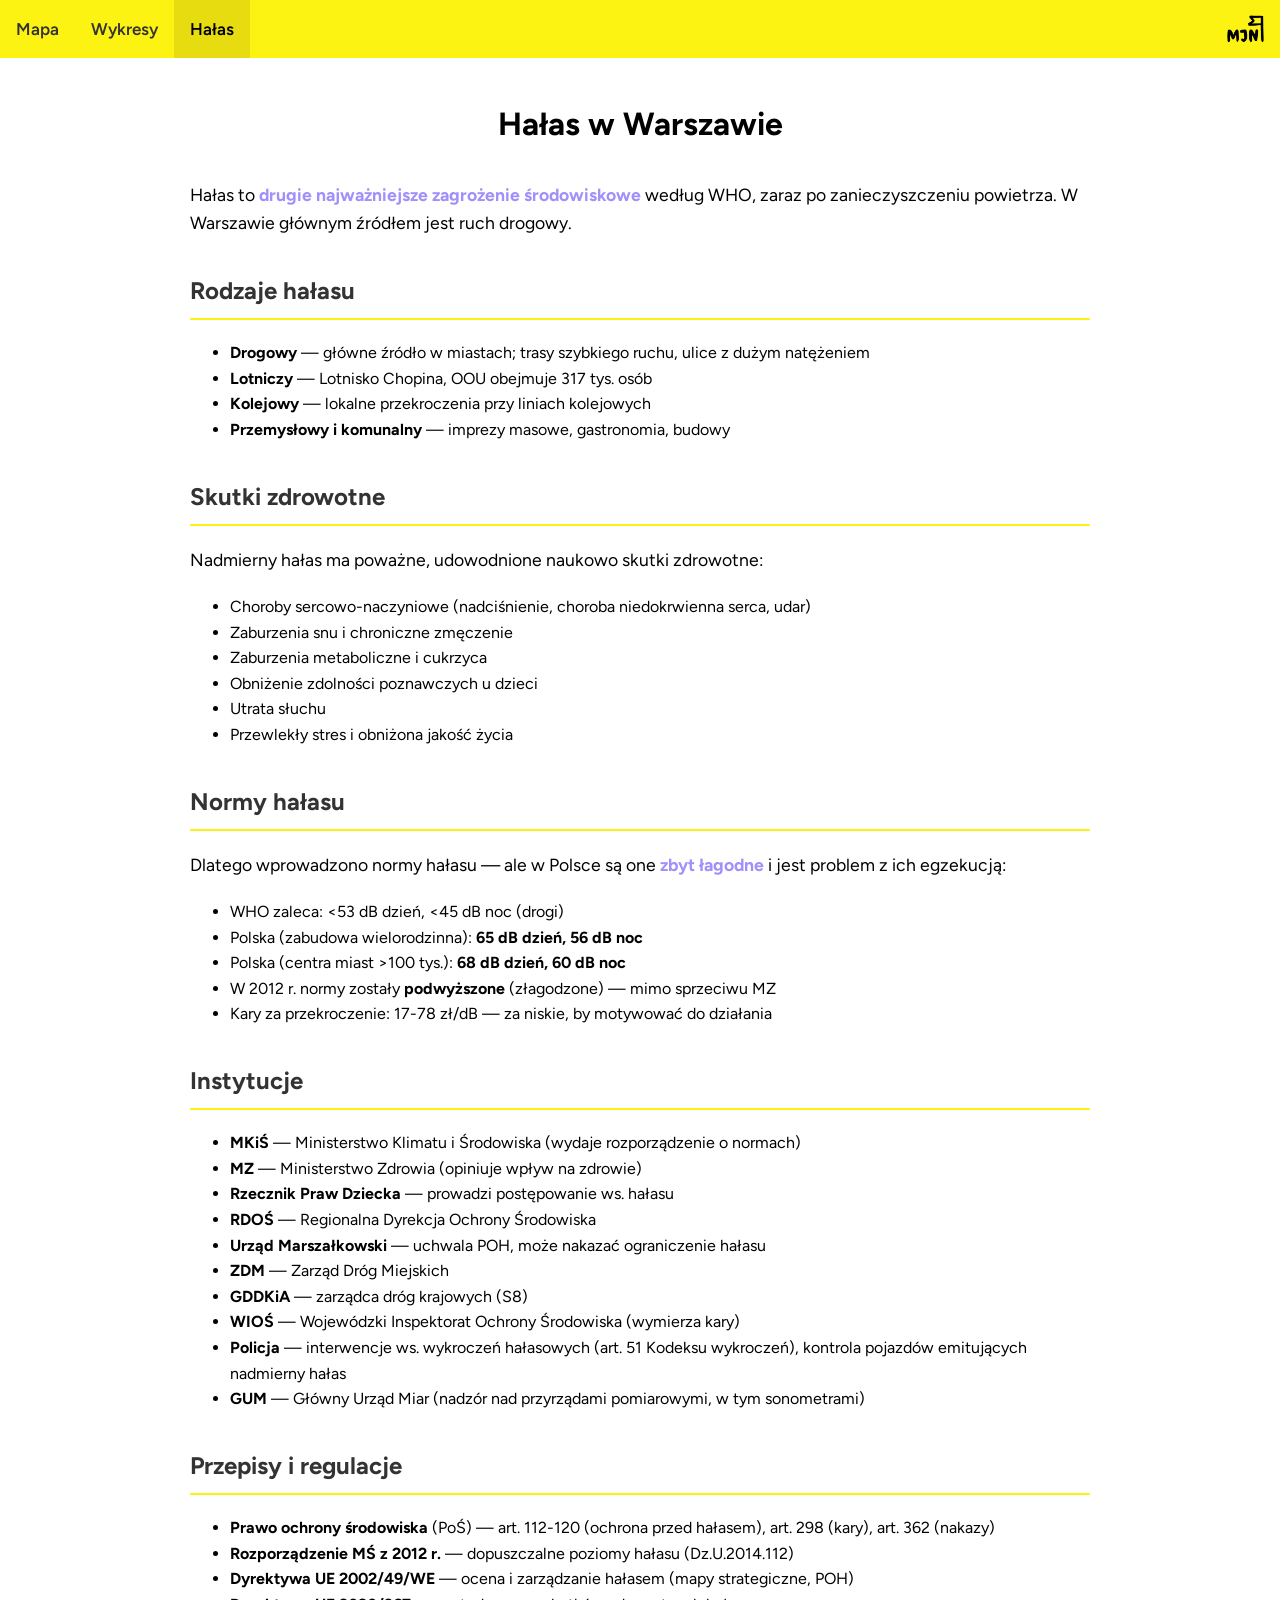
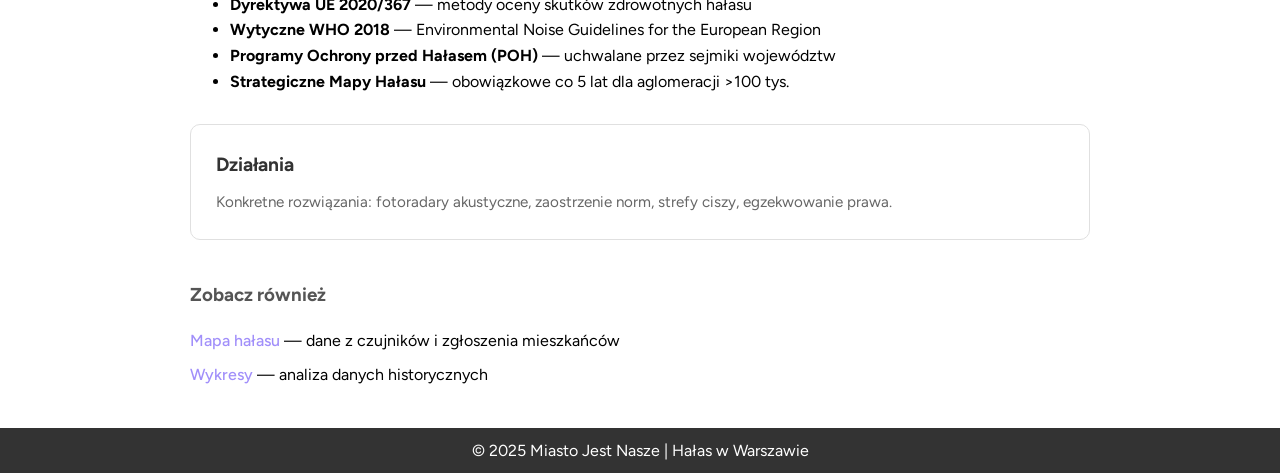
<file: strona/halas/index.html>
<!DOCTYPE html>
<html lang="pl">
<head>
    <meta charset="UTF-8">
    <meta name="viewport" content="width=device-width, initial-scale=1.0">
    <meta name="description" content="Hałas w Warszawie - kompendium wiedzy. Normy, skutki zdrowotne, instytucje, przepisy. Projekt Miasto Jest Nasze.">
    <link rel="icon" href="../favicon.ico">
    <title>Hałas - Miasto Jest Nasze</title>
    <link href="https://fonts.googleapis.com/css2?family=Figtree:wght@400;500;600;700&display=swap" rel="stylesheet">
    <link rel="stylesheet" href="../styles.css">
</head>
<body>
    <div class="navbar">
        <a href="../static.html">Mapa</a>
        <a href="../wykresy.html">Wykresy</a>
        <a href="index.html" class="active">Hałas</a>
        <div class="navbar-logo">
            <a href="https://miastojestnasze.org/" target="_blank" rel="noopener noreferrer">
                <img src="../logo.png" alt="Logo MJN">
            </a>
        </div>
    </div>

    <div class="about-layout">
        <div class="content wiki-content">
            <h1>Hałas w Warszawie</h1>

            <p>
                Hałas to <span class="highlight">drugie najważniejsze zagrożenie środowiskowe</span>
                według WHO, zaraz po zanieczyszczeniu powietrza.
                W Warszawie głównym źródłem jest ruch drogowy.
            </p>

            <h2>Rodzaje hałasu</h2>
            <ul>
                <li><strong>Drogowy</strong> — główne źródło w miastach; trasy szybkiego ruchu, ulice z dużym natężeniem</li>
                <li><strong>Lotniczy</strong> — Lotnisko Chopina, OOU obejmuje 317 tys. osób</li>
                <li><strong>Kolejowy</strong> — lokalne przekroczenia przy liniach kolejowych</li>
                <li><strong>Przemysłowy i komunalny</strong> — imprezy masowe, gastronomia, budowy</li>
            </ul>

            <h2>Skutki zdrowotne</h2>
            <p>Nadmierny hałas ma poważne, udowodnione naukowo skutki zdrowotne:</p>
            <ul>
                <li>Choroby sercowo-naczyniowe (nadciśnienie, choroba niedokrwienna serca, udar)</li>
                <li>Zaburzenia snu i chroniczne zmęczenie</li>
                <li>Zaburzenia metaboliczne i cukrzyca</li>
                <li>Obniżenie zdolności poznawczych u dzieci</li>
                <li>Utrata słuchu</li>
                <li>Przewlekły stres i obniżona jakość życia</li>
            </ul>

            <h2>Normy hałasu</h2>
            <p>
                Dlatego wprowadzono normy hałasu — ale w Polsce są one
                <span class="highlight">zbyt łagodne</span> i jest problem z ich egzekucją:
            </p>
            <ul>
                <li>WHO zaleca: &lt;53 dB dzień, &lt;45 dB noc (drogi)</li>
                <li>Polska (zabudowa wielorodzinna): <strong>65 dB dzień, 56 dB noc</strong></li>
                <li>Polska (centra miast &gt;100 tys.): <strong>68 dB dzień, 60 dB noc</strong></li>
                <li>W 2012 r. normy zostały <strong>podwyższone</strong> (złagodzone) — mimo sprzeciwu MZ</li>
                <li>Kary za przekroczenie: 17-78 zł/dB — za niskie, by motywować do działania</li>
            </ul>

            <h2>Instytucje</h2>
            <ul>
                <li><strong>MKiŚ</strong> — Ministerstwo Klimatu i Środowiska (wydaje rozporządzenie o normach)</li>
                <li><strong>MZ</strong> — Ministerstwo Zdrowia (opiniuje wpływ na zdrowie)</li>
                <li><strong>Rzecznik Praw Dziecka</strong> — prowadzi postępowanie ws. hałasu</li>
                <li><strong>RDOŚ</strong> — Regionalna Dyrekcja Ochrony Środowiska</li>
                <li><strong>Urząd Marszałkowski</strong> — uchwala POH, może nakazać ograniczenie hałasu</li>
                <li><strong>ZDM</strong> — Zarząd Dróg Miejskich</li>
                <li><strong>GDDKiA</strong> — zarządca dróg krajowych (S8)</li>
                <li><strong>WIOŚ</strong> — Wojewódzki Inspektorat Ochrony Środowiska (wymierza kary)</li>
                <li><strong>Policja</strong> — interwencje ws. wykroczeń hałasowych (art. 51 Kodeksu wykroczeń), kontrola pojazdów emitujących nadmierny hałas</li>
                <li><strong>GUM</strong> — Główny Urząd Miar (nadzór nad przyrządami pomiarowymi, w tym sonometrami)</li>
            </ul>

            <h2>Przepisy i regulacje</h2>
            <ul>
                <li><strong>Prawo ochrony środowiska</strong> (PoŚ) — art. 112-120 (ochrona przed hałasem), art. 298 (kary), art. 362 (nakazy)</li>
                <li><strong>Rozporządzenie MŚ z 2012 r.</strong> — dopuszczalne poziomy hałasu (Dz.U.2014.112)</li>
                <li><strong>Dyrektywa UE 2002/49/WE</strong> — ocena i zarządzanie hałasem (mapy strategiczne, POH)</li>
                <li><strong>Dyrektywa UE 2020/367</strong> — metody oceny skutków zdrowotnych hałasu</li>
                <li><strong>Wytyczne WHO 2018</strong> — Environmental Noise Guidelines for the European Region</li>
                <li><strong>Programy Ochrony przed Hałasem (POH)</strong> — uchwalane przez sejmiki województw</li>
                <li><strong>Strategiczne Mapy Hałasu</strong> — obowiązkowe co 5 lat dla aglomeracji &gt;100 tys.</li>
            </ul>

            <div class="wiki-grid" style="grid-template-columns: 1fr;">
                <a href="dzialania.html" class="wiki-card">
                    <h3>Działania</h3>
                    <p>Konkretne rozwiązania: fotoradary akustyczne, zaostrzenie norm, strefy ciszy, egzekwowanie prawa.</p>
                </a>
            </div>

            <div class="wiki-links" style="margin-top: 40px;">
                <h3>Zobacz również</h3>
                <ul>
                    <li><a href="../static.html">Mapa hałasu</a> — dane z czujników i zgłoszenia mieszkańców</li>
                    <li><a href="../wykresy.html">Wykresy</a> — analiza danych historycznych</li>
                </ul>
            </div>
        </div>

        <div class="footer">
            &copy; 2025 Miasto Jest Nasze | Hałas w Warszawie
        </div>
    </div>
</body>
</html>
</file>
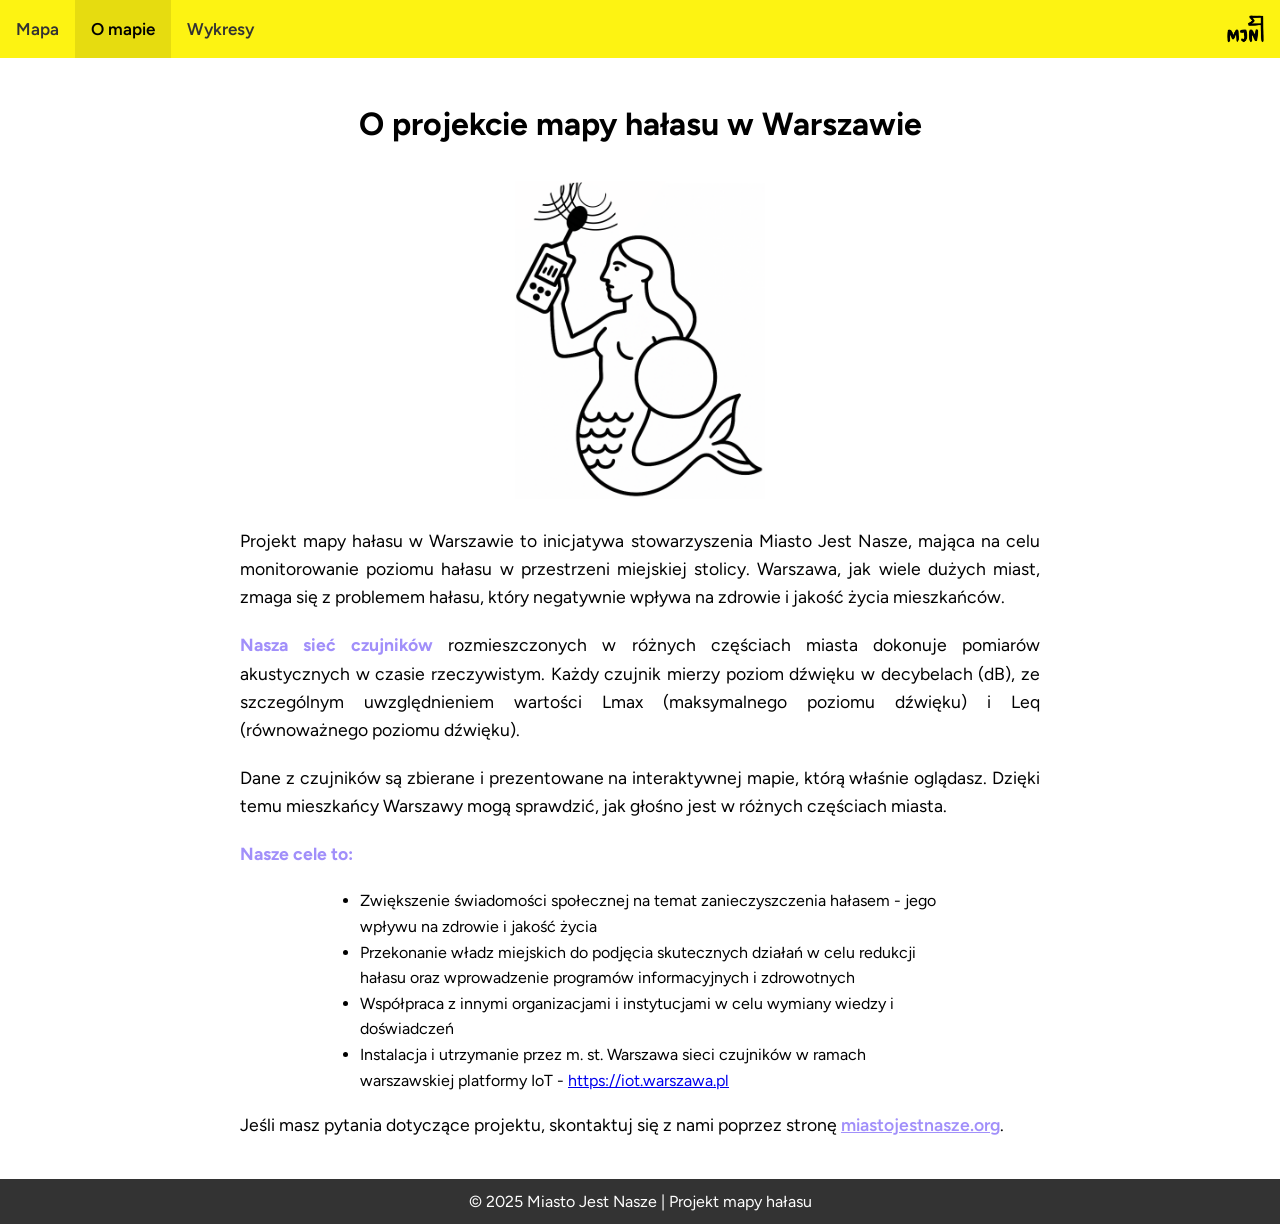
<file: omapie.html>
<!DOCTYPE html>
<html lang="pl">
<head>
    <meta charset="UTF-8">
    <meta name="viewport" content="width=device-width, initial-scale=1.0">
    <title>O mapie hałasu MJN</title>
    <!-- Add Figtree font -->
    <link href="https://fonts.googleapis.com/css2?family=Figtree:wght@400;500;600;700&display=swap" rel="stylesheet">
    <!-- Common styles -->
    <link rel="stylesheet" href="styles.css">

</head>
<body>
    <!-- Navigation Bar -->
    <div class="navbar">
        <a href="static.html">Mapa</a>
        <a href="omapie.html" class="active">O mapie</a>
        <a href="wykresy.html">Wykresy</a>
        <div class="navbar-logo">
            <a href="https://miastojestnasze.org/" target="_blank" rel="noopener noreferrer">
                <img src="logo.png" alt="Logo MJN">
            </a>
        </div>
    </div>
    
    <div class="about-layout">
        <div class="content">
        <h1>O projekcie mapy hałasu w Warszawie</h1>
        
        <div style="text-align: center; margin: 20px 0;">
            <img src="syrenka_halas.png" alt="Syrenka Hałasu" style="max-width: 250px; height: auto;">
        </div>
        
        <p>
            Projekt mapy hałasu w Warszawie to inicjatywa stowarzyszenia Miasto Jest Nasze, mająca na celu 
            monitorowanie poziomu hałasu w przestrzeni miejskiej stolicy. Warszawa, jak wiele dużych miast, 
            zmaga się z problemem hałasu, który negatywnie wpływa na zdrowie i jakość życia mieszkańców.
        </p>
        
        <p>
            <span class="highlight">Nasza sieć czujników</span> rozmieszczonych w różnych częściach miasta 
            dokonuje pomiarów akustycznych w czasie rzeczywistym. Każdy czujnik mierzy poziom dźwięku w decybelach (dB), 
            ze szczególnym uwzględnieniem wartości Lmax (maksymalnego poziomu dźwięku) i Leq (równoważnego poziomu dźwięku).
        </p>
        
        <p>
            Dane z czujników są zbierane i prezentowane na interaktywnej mapie, którą właśnie oglądasz. 
            Dzięki temu mieszkańcy Warszawy mogą sprawdzić, jak głośno jest w różnych częściach miasta.
        </p>
        
        <p>
            <span class="highlight">Nasze cele to:</span>
        </p>
        <ul style="text-align: left; max-width: 600px; margin: 0 auto;">
            <li>Zwiększenie świadomości społecznej na temat zanieczyszczenia hałasem - jego wpływu na zdrowie i jakość życia</li>
            <li>Przekonanie władz miejskich do podjęcia skutecznych działań w celu redukcji hałasu oraz wprowadzenie programów informacyjnych i zdrowotnych</li>
            <li>Współpraca z innymi organizacjami i instytucjami w celu wymiany wiedzy i doświadczeń</li>
            <li>Instalacja i utrzymanie przez m. st. Warszawa sieci czujników w ramach warszawskiej platformy IoT - <a href="https://iot.warszawa.pl/" target="_blank" rel="noopener noreferrer">https://iot.warszawa.pl</a></li>
        </ul>
        
        <p>
            Jeśli masz pytania dotyczące projektu, skontaktuj się z nami poprzez stronę 
            <a href="https://miastojestnasze.org" target="_blank" style="color: #a18ffa; font-weight: 600;">miastojestnasze.org</a>.
        </p>
    </div>
    
        <div class="footer">
            &copy; 2025 Miasto Jest Nasze | Projekt mapy hałasu
        </div>
    </div>
</body>
</html>
</file>
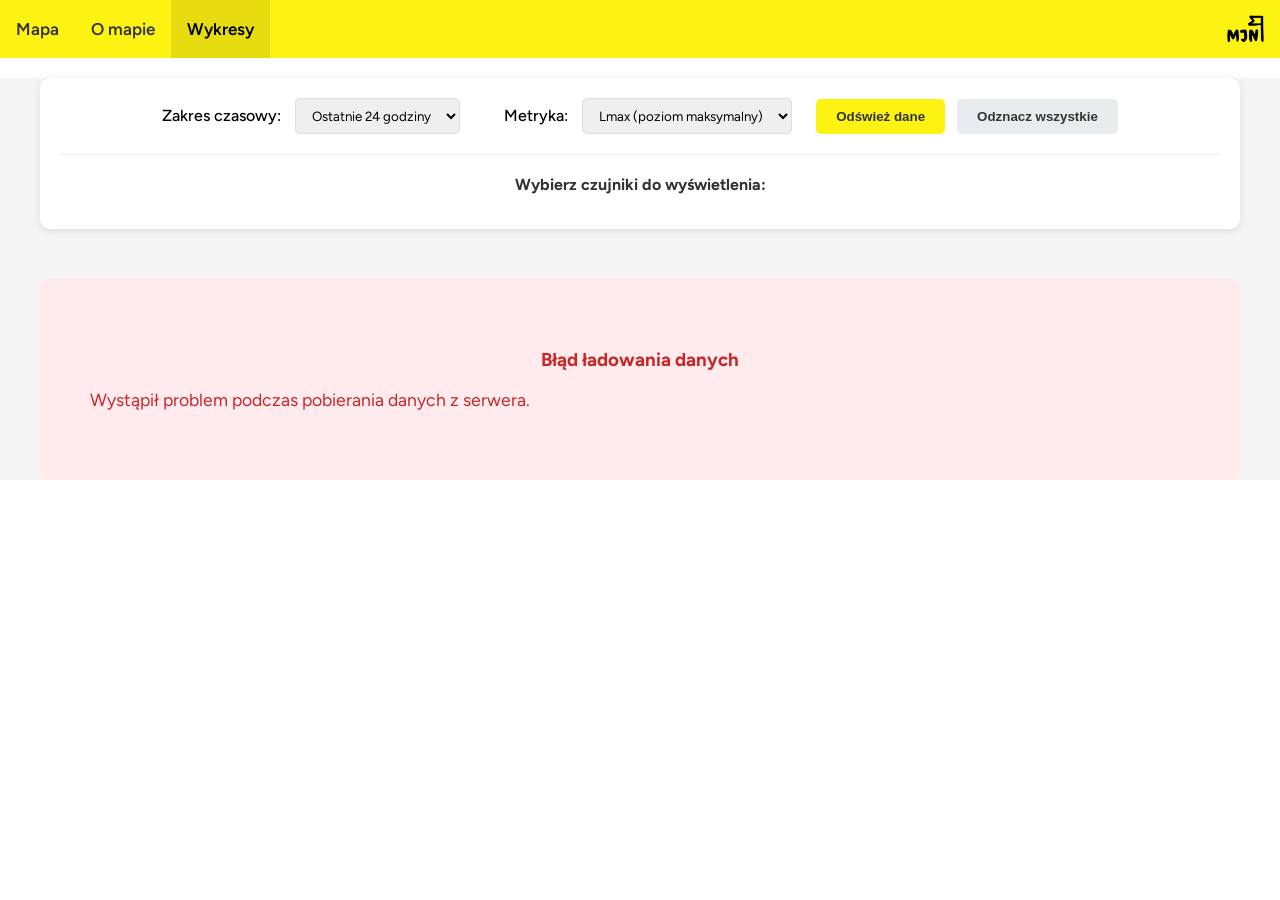
<file: wykresy.html>
<!DOCTYPE html>
<html lang="en">

<head>
    <meta charset="UTF-8">
    <meta name="viewport" content="width=device-width, initial-scale=1.0">
    <title>Wykresy Hałasu MJN</title>
    <!-- Add D3.js for charts -->
    <script src="https://d3js.org/d3.v7.min.js"></script>
    <!-- Add Figtree font -->
    <link href="https://fonts.googleapis.com/css2?family=Figtree:wght@400;500;600;700&display=swap" rel="stylesheet">
    <!-- Common styles -->
    <link rel="stylesheet" href="styles.css">
    <!-- Sensor configuration -->
    <script src="sensors.js"></script>
</head>

<body>
    <!-- Navigation Bar -->
    <div class="navbar">
        <a href="static.html">Mapa</a>
        <a href="omapie.html">O mapie</a>
        <a href="wykresy.html" class="active">Wykresy</a>
        <!-- Logo on the right side -->
        <div class="navbar-logo">
            <a href="https://miastojestnasze.org/" target="_blank" rel="noopener noreferrer">
                <img src="logo.png" alt="Logo">
            </a>
        </div>
    </div>

    <div class="charts-layout">
        <div class="container">
        <!-- Controls -->
        <div class="controls">
            <div>
                <label for="timeRange">Zakres czasowy:</label>
                <select id="timeRange">
                    <option value="24">Ostatnie 24 godziny</option>
                    <option value="168">Ostatni tydzień</option>
                    <option value="720">Ostatni miesiąc</option>
                </select>
                
                <label for="metricType" style="margin-left: 20px;">Metryka:</label>
                <select id="metricType">
                    <option value="Lmax">Lmax (poziom maksymalny)</option>
                    <option value="Leq">Leq (poziom równoważny)</option>
                </select>
                
                <button id="refreshButton" class="refresh-button">Odśwież dane</button>
                <button id="uncheckAllButton" class="refresh-button" style="background:#e9ecef;color:#333;margin-left:8px;">Odznacz wszystkie</button>
            </div>
            
            <div class="sensor-controls">
                <h4>Wybierz czujniki do wyświetlenia:</h4>
                <div class="sensor-checkboxes" id="sensorCheckboxes">
                    <!-- Checkboxes will be populated by JavaScript -->
                </div>
            </div>
        </div>

        <!-- Statistics -->
        <div class="stats-grid" id="statsGrid">
            <!-- Stats will be populated by JavaScript -->
        </div>

        <!-- Loading indicator -->
        <div id="loading" class="loading-indicator">
            <h3>Ładowanie danych...</h3>
            <p>Pobieranie danych z sensorów...</p>
        </div>

        <!-- Error message -->
        <div id="error" class="error-message">
            <h3>Błąd ładowania danych</h3>
            <p>Wystąpił problem podczas pobierania danych z serwera.</p>
        </div>

        <!-- Charts Grid -->
        <div class="charts-grid" id="chartsGrid" style="display: none;">
            <!-- Charts will be populated by JavaScript -->
        </div>
    </div>

    <script>
        // Color palette for different sensors
        const sensorColors = [
            '#a18ffa', '#ff6b6b', '#4ecdc4', '#45b7d1', 
            '#f9ca24', '#f0932b', '#eb4d4b', '#6c5ce7'
        ];

        let allSensorData = [];
        let chartSvg = null;
        let activeDatasets = new Set(); // Track which datasets are currently visible
        let availableSensors = new Set(); // Track which sensors have data

        // Fetch sensor data from the server
        function fetchData() {
            const apiUrl = new URL('https://radawarszawy.pl/samples');
            apiUrl.searchParams.append('offset', '0');
            apiUrl.searchParams.append('limit', '30000000');

            return fetch(apiUrl.toString())
                .then(response => {
                    if (!response.ok) {
                        throw new Error('Network response was not ok: ' + response.status);
                    }
                    return response.json();
                })
                .then(data => {
                    allSensorData = data;
                    return data;
                })
                .catch(error => {
                    console.error('Error fetching data:', error);
                    throw error;
                });
        }

        // Filter data based on time range
        function filterDataByTimeRange(data, hoursBack) {
            const currentTimestamp = Math.floor(Date.now() / 1000);
            const cutoffTimestamp = currentTimestamp - (hoursBack * 3600);
            
            return data.filter(reading => reading.timestamp >= cutoffTimestamp);
        }

        // Group data by sensor
        function groupDataBySensor(data) {
            const grouped = {};
            
            data.forEach(reading => {
                if (!grouped[reading.id]) {
                    grouped[reading.id] = [];
                }
                grouped[reading.id].push(reading);
            });

            // Sort each sensor's data by timestamp
            Object.keys(grouped).forEach(sensorId => {
                grouped[sensorId].sort((a, b) => a.timestamp - b.timestamp);
            });

            return grouped;
        }

        // Calculate statistics
        function calculateStats(data) {
            if (data.length === 0) return {};

            const metricType = document.getElementById('metricType').value;
            const noiseLevels = data.map(reading => {
                if (metricType === 'Leq') {
                    return reading.Leq || 0;
                } else {
                    return reading.Lmax || reading.loudness || 0;
                }
            });
            const validLevels = noiseLevels.filter(level => level > 0);

            if (validLevels.length === 0) return {};

            const avg = validLevels.reduce((sum, level) => sum + level, 0) / validLevels.length;
            const max = Math.max(...validLevels);
            const min = Math.min(...validLevels);

            return {
                average: avg.toFixed(1),
                maximum: max.toFixed(1),
                minimum: min.toFixed(1),
                readings: validLevels.length
            };
        }

        // Display statistics
        function displayStats(groupedData) {
            const statsGrid = document.getElementById('statsGrid');
            const timeRange = parseInt(document.getElementById('timeRange').value);
            
            // Calculate overall stats
            let allReadings = [];
            Object.values(groupedData).forEach(sensorData => {
                allReadings = allReadings.concat(sensorData);
            });

            const overallStats = calculateStats(allReadings);
            const activeSensors = Object.keys(groupedData).length;

            statsGrid.innerHTML = `
                <div class="stat-card">
                    <div class="stat-value">${activeSensors}</div>
                    <div class="stat-label">Aktywne sensory</div>
                </div>
                <div class="stat-card">
                    <div class="stat-value">${overallStats.readings || 0}</div>
                    <div class="stat-label">Łączna liczba pomiarów</div>
                </div>
            `;
        }

        // Create sensor checkboxes
        function createSensorCheckboxes(groupedData) {
            const checkboxContainer = document.getElementById('sensorCheckboxes');
            checkboxContainer.innerHTML = '';

            // Update available sensors
            availableSensors.clear();
            Object.keys(groupedData).forEach(sensorId => {
                if (groupedData[sensorId].length > 0) {
                    availableSensors.add(sensorId);
                }
            });

            let colorIndex = 0;
            availableSensors.forEach(sensorId => {
                const sensorName = sensorNames[sensorId] ? sensorNames[sensorId].adres : sensorId;
                const color = sensorColors[colorIndex % sensorColors.length];
                
                const checkboxDiv = document.createElement('div');
                checkboxDiv.className = 'sensor-checkbox';
                
                const isChecked = activeDatasets.has(sensorId) ? 'checked' : '';
                
                checkboxDiv.innerHTML = `
                    <input type="checkbox" id="sensor-${sensorId}" ${isChecked} 
                           onchange="toggleSensorFromCheckbox('${sensorId}')">
                    <label for="sensor-${sensorId}">${sensorName}</label>
                    <div class="sensor-color" style="background-color: ${color};"></div>
                `;
                
                checkboxContainer.appendChild(checkboxDiv);
                colorIndex++;
            });
        }

        // Toggle sensor from checkbox
        function toggleSensorFromCheckbox(sensorId) {
            const checkbox = document.getElementById(`sensor-${sensorId}`);
            
            if (checkbox.checked) {
                activeDatasets.add(sensorId);
            } else {
                activeDatasets.delete(sensorId);
            }
            
            // Update chart visibility
            updateChartVisibility();
        }

        // Uncheck all sensors (clear selection)
        function uncheckAllSensors() {
            // Clear active datasets
            activeDatasets.clear();

            // Uncheck all checkboxes in the UI
            availableSensors.forEach(sensorId => {
                const checkbox = document.getElementById(`sensor-${sensorId}`);
                if (checkbox) checkbox.checked = false;
            });

            // Update chart visibility
            updateChartVisibility();
        }

        // Update chart visibility based on active datasets
        function updateChartVisibility() {
            if (!chartSvg) return;
            
            availableSensors.forEach(sensorId => {
                const lineGroup = d3.select(`.sensor-${sensorId}`);
                const legendItem = d3.selectAll('.legend-item').filter(d => d.id === sensorId);
                
                if (activeDatasets.has(sensorId)) {
                    lineGroup.style('opacity', 1);
                    legendItem.classed('disabled', false);
                } else {
                    lineGroup.style('opacity', 0.1);
                    legendItem.classed('disabled', true);
                }
            });
        }
        // Create all charts
        function createCharts(groupedData) {
            const chartsGrid = document.getElementById('chartsGrid');
            chartsGrid.innerHTML = '';

            // Initialize active datasets - by default, show all available sensors
            activeDatasets.clear();
            Object.keys(groupedData).forEach(sensorId => {
                if (groupedData[sensorId].length > 0) {
                    activeDatasets.add(sensorId);
                }
            });

            // Create sensor checkboxes
            createSensorCheckboxes(groupedData);

            // Create only ONE chart container for all sensors
            const chartContainer = document.createElement('div');
            chartContainer.className = 'chart-container';
            chartContainer.innerHTML = `
                <div id="chart-container" style="position: relative;">
                    <svg id="combined-chart" class="chart-svg"></svg>
                </div>
            `;

            chartsGrid.appendChild(chartContainer);

            // Create the combined chart
            setTimeout(() => {
                createD3Chart(groupedData);
            }, 10);
        }

        // Create a D3.js chart for all sensors
        function createD3Chart(groupedData) {
            const svg = d3.select('#combined-chart');
            svg.selectAll('*').remove(); // Clear previous chart

            const container = document.getElementById('chart-container');
            const margin = { top: 80, right: 100, bottom: 60, left: 60 };
            const width = container.clientWidth - margin.left - margin.right;
            const height = 500 - margin.top - margin.bottom;
            const metricType = document.getElementById('metricType').value;

            const chartGroup = svg
                .attr('width', width + margin.left + margin.right)
                .attr('height', height + margin.top + margin.bottom)
                .append('g')
                .attr('transform', `translate(${margin.left},${margin.top})`);

            // Prepare data
            const datasets = [];
            let colorIndex = 0;

            Object.keys(groupedData).forEach(sensorId => {
                const sensorData = groupedData[sensorId];
                if (sensorData.length === 0) return;

                const sensorName = sensorNames[sensorId] ? sensorNames[sensorId].adres : sensorId;
                const color = sensorColors[colorIndex % sensorColors.length];

                const dataPoints = sensorData.map(reading => {
                    let value;
                    if (metricType === 'Leq') {
                        value = reading.Leq || 0;
                    } else {
                        value = reading.Lmax || reading.loudness || 0;
                    }
                    
                    return {
                        date: new Date(reading.timestamp * 1000),
                        value: value,
                        sensor: sensorId,
                        sensorName: sensorName
                    };
                });

                datasets.push({
                    id: sensorId,
                    name: sensorName,
                    color: color,
                    data: dataPoints
                });

                colorIndex++;
            });

            // Set up scales
            const allData = datasets.flatMap(d => d.data);
            const xScale = d3.scaleTime()
                .domain(d3.extent(allData, d => d.date))
                .range([0, width]);

            const yScale = d3.scaleLinear()
                .domain([30, 80])
                .range([height, 0]);

            // Create axes
            const xAxis = d3.axisBottom(xScale)
                .ticks(8)
                .tickFormat(d3.timeFormat('%H:%M'));

            const yAxis = d3.axisLeft(yScale)
                .ticks(8);

            chartGroup.append('g')
                .attr('class', 'axis')
                .attr('transform', `translate(0,${height})`)
                .call(xAxis);

            chartGroup.append('g')
                .attr('class', 'axis')
                .call(yAxis);

            // Add axis labels
            const yAxisLabel = metricType === 'Leq' ? 'Poziom równoważny Leq (dB)' : 'Poziom maksymalny Lmax (dB)';
            
            chartGroup.append('text')
                .attr('class', 'axis-label')
                .attr('transform', 'rotate(-90)')
                .attr('y', 0 - margin.left)
                .attr('x', 0 - (height / 2))
                .attr('dy', '1em')
                .style('text-anchor', 'middle')
                .text(yAxisLabel);

            chartGroup.append('text')
                .attr('class', 'axis-label')
                .attr('transform', `translate(${width / 2}, ${height + margin.bottom - 10})`)
                .style('text-anchor', 'middle')
                .text('Czas');

            // Create line generator
            const line = d3.line()
                .x(d => xScale(d.date))
                .y(d => yScale(d.value))
                .curve(d3.curveCardinal);



            // Draw lines for each sensor
            datasets.forEach(dataset => {
                const lineGroup = chartGroup.append('g')
                    .attr('class', `line-group sensor-${dataset.id}`);

                // Draw line
                lineGroup.append('path')
                    .datum(dataset.data)
                    .attr('class', 'line')
                    .attr('d', line)
                    .style('stroke', dataset.color)
                    .style('stroke-width', '3px');

                // Add dots
                lineGroup.selectAll('.dot')
                    .data(dataset.data)
                    .enter().append('circle')
                    .attr('class', 'dot')
                    .attr('cx', d => xScale(d.date))
                    .attr('cy', d => yScale(d.value))
                    .style('fill', dataset.color);
            });

            // Create legend
            const legend = chartGroup.append('g')
                .attr('class', 'legend')
                .attr('transform', `translate(${width + 20}, 20)`);

            const legendItems = legend.selectAll('.legend-item')
                .data(datasets)
                .enter().append('g')
                .attr('class', 'legend-item')
                .attr('transform', (d, i) => `translate(0, ${i * 25})`)
                .style('cursor', 'pointer')
                .on('click', function(event, d) {
                    toggleDataset(d.id);
                });

            legendItems.append('rect')
                .attr('width', 18)
                .attr('height', 18)
                .style('fill', d => d.color);

            legendItems.append('text')
                .attr('x', 24)
                .attr('y', 9)
                .attr('dy', '0.35em')
                .text(d => d.name);

            // Function to toggle dataset visibility (from legend clicks)
            function toggleDataset(sensorId) {
                const checkbox = document.getElementById(`sensor-${sensorId}`);
                
                if (activeDatasets.has(sensorId)) {
                    // Hide dataset
                    activeDatasets.delete(sensorId);
                    if (checkbox) checkbox.checked = false;
                } else {
                    // Show dataset
                    activeDatasets.add(sensorId);
                    if (checkbox) checkbox.checked = true;
                }
                
                updateChartVisibility();
            }

            chartSvg = svg;
        }

        // Filter grouped data to include only sensors that are defined in sensorNames
        function filterGroupedDataByKnownSensors(groupedData) {
            const filtered = {};

            Object.keys(groupedData).forEach(sensorId => {
                // Only include sensors that are present in sensorNames and have data
                if (Object.prototype.hasOwnProperty.call(sensorNames, sensorId) && groupedData[sensorId] && groupedData[sensorId].length > 0) {
                    filtered[sensorId] = groupedData[sensorId];
                } else {
                    // Unknown sensors are ignored
                    console.warn('Ignoring unknown or empty sensor id:', sensorId);
                }
            });

            return filtered;
        }

        // Main function to load and display data
        function loadData() {
            document.getElementById('loading').style.display = 'block';
            document.getElementById('error').style.display = 'none';
            document.getElementById('chartsGrid').style.display = 'none';

            fetchData()
                .then(data => {
                    const timeRange = parseInt(document.getElementById('timeRange').value);
                    const filteredData = filterDataByTimeRange(data, timeRange);
                    const groupedData = groupDataBySensor(filteredData);

                    // Remove sensor mjn-cz-noise-7 if needed (uncomment the line below)
                    // delete groupedData['mjn-cz-noise-7'];

                    // Only keep sensors that are declared in sensorNames
                    const knownGroupedData = filterGroupedDataByKnownSensors(groupedData);

                    displayStats(knownGroupedData);
                    createCharts(knownGroupedData);

                    document.getElementById('loading').style.display = 'none';
                    document.getElementById('chartsGrid').style.display = 'grid';
                })
                .catch(error => {
                    console.error('Error loading data:', error);
                    document.getElementById('loading').style.display = 'none';
                    document.getElementById('error').style.display = 'block';
                });
        }

        // Event listeners
        document.getElementById('timeRange').addEventListener('change', loadData);
        document.getElementById('metricType').addEventListener('change', loadData);
        document.getElementById('refreshButton').addEventListener('click', loadData);
        document.getElementById('uncheckAllButton').addEventListener('click', uncheckAllSensors);

        // Initial load
        loadData();

        // Auto-refresh every 3 minutes
        setInterval(loadData, 180000);
    </script>
    </div>
</body>

</html>
</file>
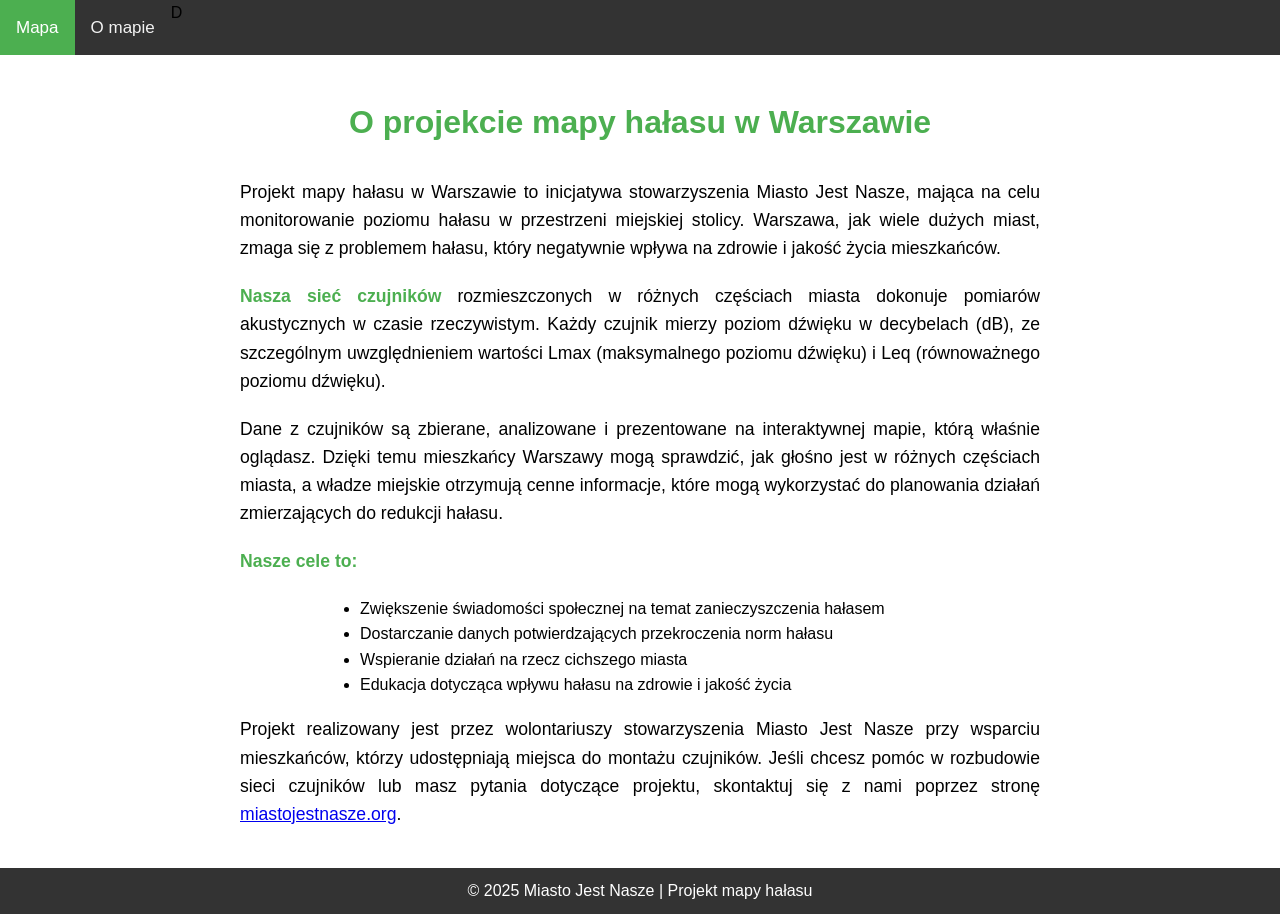
<file: templates/omapie.html>
<!DOCTYPE html>
<html lang="pl">
<head>
    <meta charset="UTF-8">
    <meta name="viewport" content="width=device-width, initial-scale=1.0">
    <title>O mapie hałasu MJN</title>
    <style>
        body {
            margin: 0;
            padding: 0;
            font-family: Arial, sans-serif;
            line-height: 1.6;
            display: flex;
            flex-direction: column;
            min-height: 100vh;
        }
        .navbar {
            background-color: #333;
            overflow: hidden;
            padding: 0;
            z-index: 1000;
        }
        .navbar a {
            float: left;
            color: #f2f2f2;
            text-align: center;
            padding: 14px 16px;
            text-decoration: none;
            font-size: 17px;
        }
        .navbar a:hover {
            background-color: #ddd;
            color: black;
        }
        .navbar a.active {
            background-color: #4CAF50;
            color: white;
        }
        .content {
            max-width: 800px;
            margin: 0 auto;
            padding: 20px;
            flex-grow: 1;
            text-align: center;
        }
        h1 {
            color: #4CAF50;
            margin-bottom: 30px;
        }
        p {
            margin-bottom: 20px;
            font-size: 1.1em;
            text-align: justify;
        }
        .highlight {
            font-weight: bold;
            color: #4CAF50;
        }
        .footer {
            background-color: #333;
            color: white;
            text-align: center;
            padding: 10px;
            margin-top: auto;
        }
    </style>
</head>
<body>
    <!-- Navigation Bar -->
    <div class="navbar">
        <a href="/" class="active">Mapa</a>
        <a href="/omapie">O mapie</a>D
    </div>
    
    <div class="content">
        <h1>O projekcie mapy hałasu w Warszawie</h1>
        
        <p>
            Projekt mapy hałasu w Warszawie to inicjatywa stowarzyszenia Miasto Jest Nasze, mająca na celu 
            monitorowanie poziomu hałasu w przestrzeni miejskiej stolicy. Warszawa, jak wiele dużych miast, 
            zmaga się z problemem hałasu, który negatywnie wpływa na zdrowie i jakość życia mieszkańców.
        </p>
        
        <p>
            <span class="highlight">Nasza sieć czujników</span> rozmieszczonych w różnych częściach miasta 
            dokonuje pomiarów akustycznych w czasie rzeczywistym. Każdy czujnik mierzy poziom dźwięku w decybelach (dB), 
            ze szczególnym uwzględnieniem wartości Lmax (maksymalnego poziomu dźwięku) i Leq (równoważnego poziomu dźwięku).
        </p>
        
        <p>
            Dane z czujników są zbierane, analizowane i prezentowane na interaktywnej mapie, którą właśnie oglądasz. 
            Dzięki temu mieszkańcy Warszawy mogą sprawdzić, jak głośno jest w różnych częściach miasta, 
            a władze miejskie otrzymują cenne informacje, które mogą wykorzystać do planowania działań 
            zmierzających do redukcji hałasu.
        </p>
        
        <p>
            <span class="highlight">Nasze cele to:</span>
        </p>
        <ul style="text-align: left; max-width: 600px; margin: 0 auto;">
            <li>Zwiększenie świadomości społecznej na temat zanieczyszczenia hałasem</li>
            <li>Dostarczanie danych potwierdzających przekroczenia norm hałasu</li>
            <li>Wspieranie działań na rzecz cichszego miasta</li>
            <li>Edukacja dotycząca wpływu hałasu na zdrowie i jakość życia</li>
        </ul>
        
        <p>
            Projekt realizowany jest przez wolontariuszy stowarzyszenia Miasto Jest Nasze przy wsparciu mieszkańców, 
            którzy udostępniają miejsca do montażu czujników. Jeśli chcesz pomóc w rozbudowie sieci czujników 
            lub masz pytania dotyczące projektu, skontaktuj się z nami poprzez stronę 
            <a href="https://miastojestnasze.org" target="_blank">miastojestnasze.org</a>.
        </p>
    </div>
    
    <div class="footer">
        &copy; 2025 Miasto Jest Nasze | Projekt mapy hałasu
    </div>
</body>
</html>
</file>
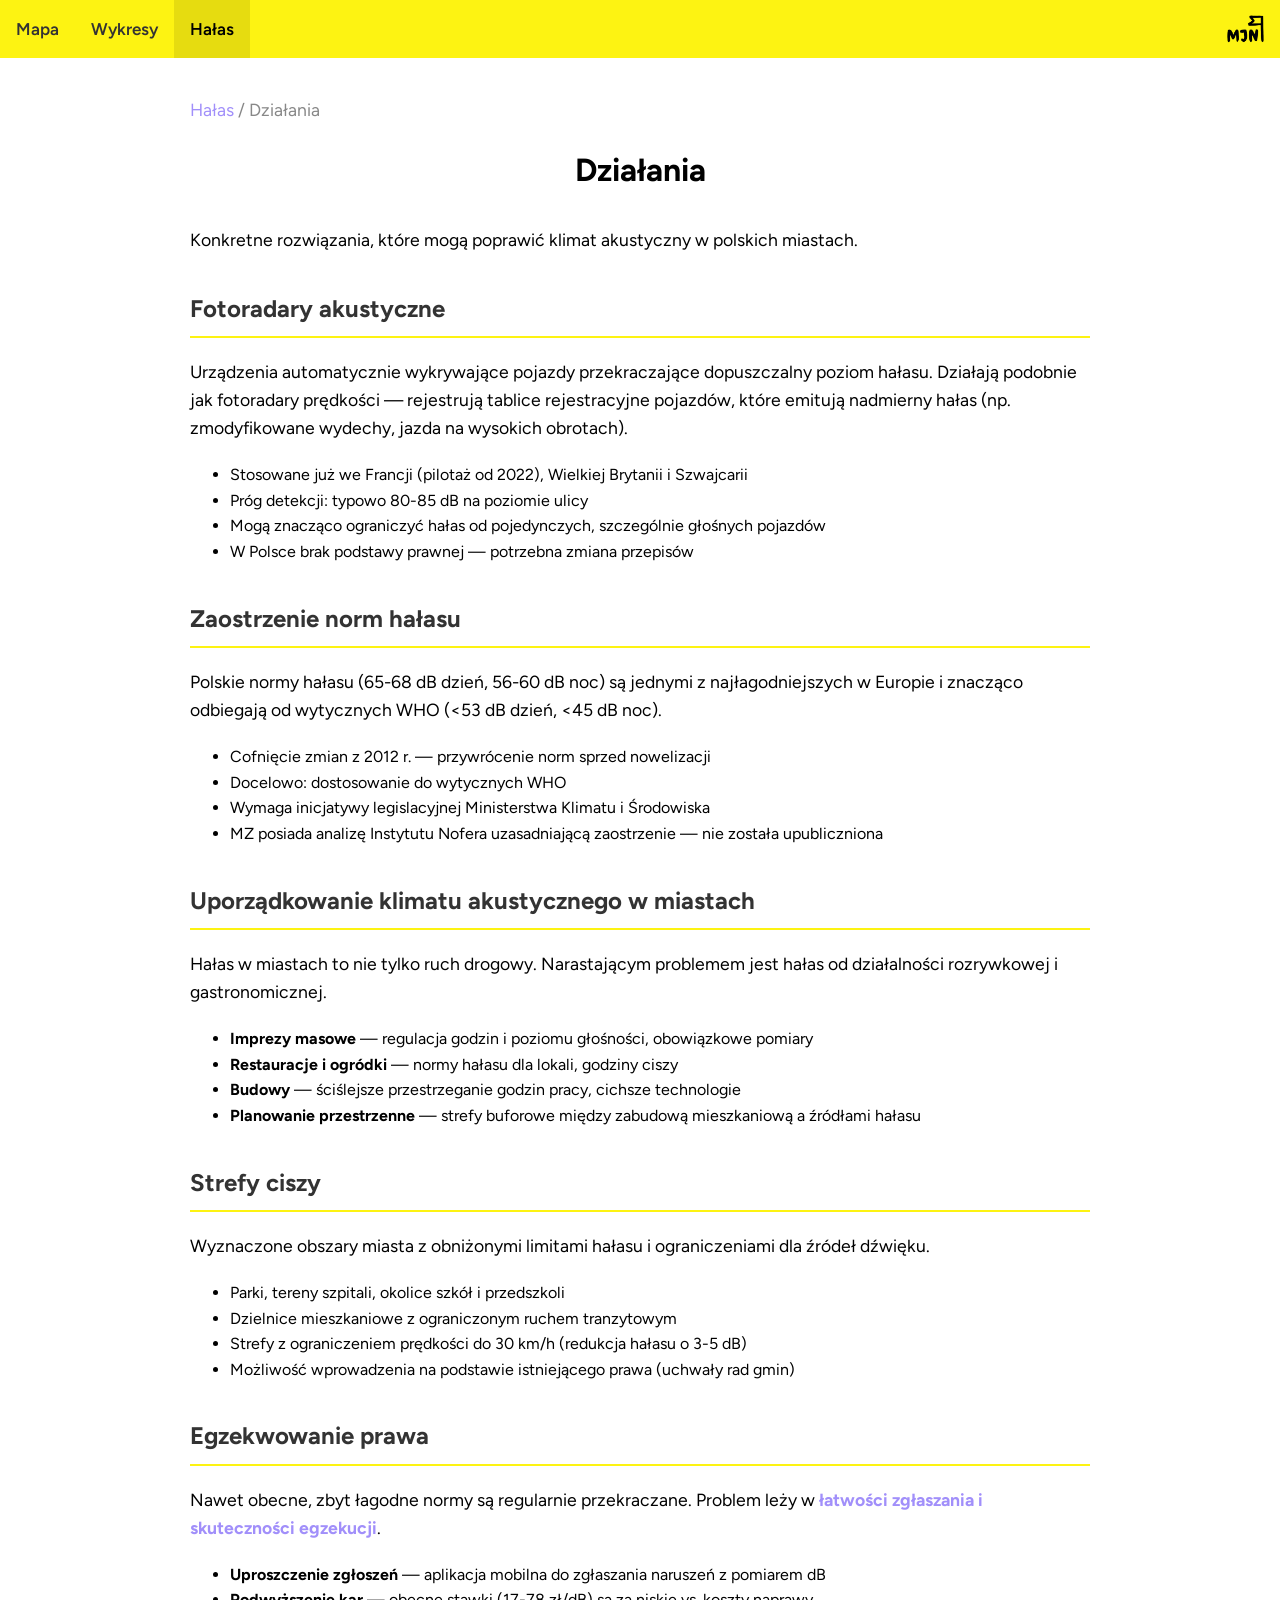
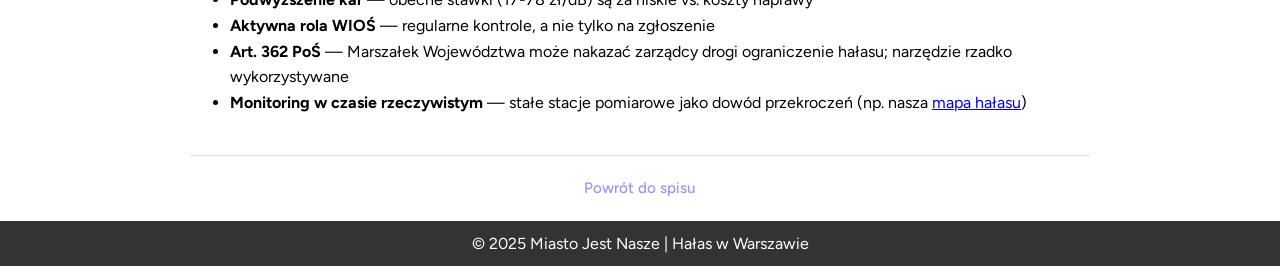
<file: strona/halas/dzialania.html>
<!DOCTYPE html>
<html lang="pl">
<head>
    <meta charset="UTF-8">
    <meta name="viewport" content="width=device-width, initial-scale=1.0">
    <meta name="description" content="Działania na rzecz ograniczenia hałasu - fotoradary akustyczne, strefy ciszy, zaostrzenie norm.">
    <link rel="icon" href="../favicon.ico">
    <title>Działania - Miasto Jest Nasze</title>
    <link href="https://fonts.googleapis.com/css2?family=Figtree:wght@400;500;600;700&display=swap" rel="stylesheet">
    <link rel="stylesheet" href="../styles.css">
</head>
<body>
    <div class="navbar">
        <a href="../static.html">Mapa</a>
        <a href="../wykresy.html">Wykresy</a>
        <a href="index.html" class="active">Hałas</a>
        <div class="navbar-logo">
            <a href="https://miastojestnasze.org/" target="_blank" rel="noopener noreferrer">
                <img src="../logo.png" alt="Logo MJN">
            </a>
        </div>
    </div>

    <div class="about-layout">
        <div class="content wiki-content">
            <p class="wiki-breadcrumb"><a href="index.html">Hałas</a> / Działania</p>
            <h1>Działania</h1>

            <p>
                Konkretne rozwiązania, które mogą poprawić klimat akustyczny w polskich miastach.
            </p>

            <h2>Fotoradary akustyczne</h2>
            <p>
                Urządzenia automatycznie wykrywające pojazdy przekraczające dopuszczalny poziom hałasu.
                Działają podobnie jak fotoradary prędkości — rejestrują tablice rejestracyjne
                pojazdów, które emitują nadmierny hałas (np. zmodyfikowane wydechy, jazda na wysokich obrotach).
            </p>
            <ul>
                <li>Stosowane już we Francji (pilotaż od 2022), Wielkiej Brytanii i Szwajcarii</li>
                <li>Próg detekcji: typowo 80-85 dB na poziomie ulicy</li>
                <li>Mogą znacząco ograniczyć hałas od pojedynczych, szczególnie głośnych pojazdów</li>
                <li>W Polsce brak podstawy prawnej — potrzebna zmiana przepisów</li>
            </ul>

            <h2>Zaostrzenie norm hałasu</h2>
            <p>
                Polskie normy hałasu (65-68 dB dzień, 56-60 dB noc) są jednymi z najłagodniejszych w Europie
                i znacząco odbiegają od wytycznych WHO (&lt;53 dB dzień, &lt;45 dB noc).
            </p>
            <ul>
                <li>Cofnięcie zmian z 2012 r. — przywrócenie norm sprzed nowelizacji</li>
                <li>Docelowo: dostosowanie do wytycznych WHO</li>
                <li>Wymaga inicjatywy legislacyjnej Ministerstwa Klimatu i Środowiska</li>
                <li>MZ posiada analizę Instytutu Nofera uzasadniającą zaostrzenie — nie została upubliczniona</li>
            </ul>

            <h2>Uporządkowanie klimatu akustycznego w miastach</h2>
            <p>
                Hałas w miastach to nie tylko ruch drogowy. Narastającym problemem jest hałas
                od działalności rozrywkowej i gastronomicznej.
            </p>
            <ul>
                <li><strong>Imprezy masowe</strong> — regulacja godzin i poziomu głośności, obowiązkowe pomiary</li>
                <li><strong>Restauracje i ogródki</strong> — normy hałasu dla lokali, godziny ciszy</li>
                <li><strong>Budowy</strong> — ściślejsze przestrzeganie godzin pracy, cichsze technologie</li>
                <li><strong>Planowanie przestrzenne</strong> — strefy buforowe między zabudową mieszkaniową a źródłami hałasu</li>
            </ul>

            <h2>Strefy ciszy</h2>
            <p>
                Wyznaczone obszary miasta z obniżonymi limitami hałasu i ograniczeniami dla źródeł dźwięku.
            </p>
            <ul>
                <li>Parki, tereny szpitali, okolice szkół i przedszkoli</li>
                <li>Dzielnice mieszkaniowe z ograniczonym ruchem tranzytowym</li>
                <li>Strefy z ograniczeniem prędkości do 30 km/h (redukcja hałasu o 3-5 dB)</li>
                <li>Możliwość wprowadzenia na podstawie istniejącego prawa (uchwały rad gmin)</li>
            </ul>

            <h2>Egzekwowanie prawa</h2>
            <p>
                Nawet obecne, zbyt łagodne normy są regularnie przekraczane.
                Problem leży w <span class="highlight">łatwości zgłaszania i skuteczności egzekucji</span>.
            </p>
            <ul>
                <li><strong>Uproszczenie zgłoszeń</strong> — aplikacja mobilna do zgłaszania naruszeń z pomiarem dB</li>
                <li><strong>Podwyższenie kar</strong> — obecne stawki (17-78 zł/dB) są za niskie vs. koszty naprawy</li>
                <li><strong>Aktywna rola WIOŚ</strong> — regularne kontrole, a nie tylko na zgłoszenie</li>
                <li><strong>Art. 362 PoŚ</strong> — Marszałek Województwa może nakazać zarządcy drogi ograniczenie hałasu; narzędzie rzadko wykorzystywane</li>
                <li><strong>Monitoring w czasie rzeczywistym</strong> — stałe stacje pomiarowe jako dowód przekroczeń (np. nasza <a href="../static.html">mapa hałasu</a>)</li>
            </ul>

            <div class="wiki-nav">
                <a href="index.html">Powrót do spisu</a>
            </div>
        </div>

        <div class="footer">
            &copy; 2025 Miasto Jest Nasze | Hałas w Warszawie
        </div>
    </div>
</body>
</html>
</file>
<file: strona/styles.css>
/* Common styles for all pages */
body {
    margin: 0;
    padding: 0;
    font-family: 'Figtree', sans-serif;
}

.navbar {
    background-color: #FDF312;
    overflow: hidden;
    padding: 0;
    z-index: 1000;
    position: relative;
    display: flex;
    align-items: stretch;
    height: 58px;
}

.navbar a {
    color: #333;
    text-align: center;
    padding: 0 16px;
    text-decoration: none;
    font-size: 17px;
    font-family: 'Figtree', sans-serif;
    font-weight: 600;
    height: 100%;
    box-sizing: border-box;
    display: flex;
    align-items: center;
}

.navbar a:hover {
    background-color: #e6dc10;
    color: black;
}

.navbar a.active {
    background-color: #e6dc10;
    color: black;
}

.navbar-logo {
    margin-left: auto;
    display: flex;
    align-items: center;
    height: 100%;
    padding: 0 15px;
}

.navbar-logo img {
    height: 30px;
    display: block;
}

.navbar-logo a {
    display: flex;
    align-items: center;
    padding: 0;
    margin: 0;
    text-decoration: none;
}

/* Specific styles for map page - applied when #map exists */
.map-layout {
    height: calc(100vh - 58px); /* Subtract navbar height */
    display: flex;
    flex-direction: column;
}

#map {
    flex: 1;
    width: 100%;
    min-height: 0;
}

.legend {
    line-height: 18px;
    color: #555;
    background: white;
    padding: 10px;
    border-radius: 5px;
}

.legend i {
    width: 18px;
    height: 18px;
    float: left;
    margin-right: 8px;
    opacity: 0.7;
}

/* Loading indicator on map page */
.map-layout .loading-indicator {
    position: absolute;
    top: 10px;
    left: 50%;
    transform: translateX(-50%);
    background: white;
    padding: 10px;
    border-radius: 5px;
    box-shadow: 0 0 15px rgba(0, 0, 0, 0.2);
    z-index: 1000;
    display: none;
}

.popup-chart-container {
    width: 300px;
    height: 200px;
    margin-top: 15px;
}

/* Specific styles for charts page */
.charts-layout {
    background-color: #f5f5f5;
}

.container {
    max-width: 1200px;
    margin: 20px auto;
    padding: 0 20px;
}

.charts-grid {
    display: grid;
    grid-template-columns: 1fr;
    gap: 20px;
    margin-bottom: 30px;
}

.chart-container {
    background: white;
    padding: 20px;
    border-radius: 10px;
    box-shadow: 0 2px 10px rgba(0, 0, 0, 0.1);
    position: relative;
    height: 500px;
}

/* Loading indicator on charts page */
.charts-layout .loading-indicator {
    text-align: center;
    padding: 50px;
    background: white;
    border-radius: 10px;
    box-shadow: 0 2px 10px rgba(0, 0, 0, 0.1);
}

.error-message {
    text-align: center;
    padding: 50px;
    background: #ffebee;
    border-radius: 10px;
    color: #c62828;
    display: none;
}

.controls {
    background: white;
    padding: 20px;
    border-radius: 10px;
    box-shadow: 0 2px 10px rgba(0, 0, 0, 0.1);
    margin-bottom: 20px;
    text-align: center;
}

.controls label {
    margin-right: 10px;
    font-weight: 500;
}

.controls .metric-label {
    margin-left: 20px;
}

.refresh-button.secondary {
    background: #e9ecef;
    color: #333;
    margin-left: 8px;
}

.controls select {
    padding: 8px 12px;
    margin-right: 20px;
    border: 1px solid #ddd;
    border-radius: 5px;
    font-family: 'Figtree', sans-serif;
}

.sensor-controls {
    margin-top: 20px;
    padding-top: 20px;
    border-top: 1px solid #eee;
}

.sensor-controls h4 {
    margin: 0 0 15px 0;
    font-size: 16px;
    color: #333;
}

.sensor-checkboxes {
    display: grid;
    grid-template-columns: repeat(auto-fit, minmax(250px, 1fr));
    gap: 10px;
    text-align: left;
}

.sensor-checkbox {
    display: flex;
    align-items: center;
    padding: 8px;
    border-radius: 5px;
    transition: background-color 0.2s;
}

.sensor-checkbox:hover {
    background-color: #f8f9fa;
}

.sensor-checkbox input[type="checkbox"] {
    margin-right: 10px;
    width: 16px;
    height: 16px;
}

.sensor-checkbox label {
    margin: 0;
    cursor: pointer;
    font-weight: 400;
    flex: 1;
}

.sensor-color {
    width: 20px;
    height: 20px;
    border-radius: 3px;
    margin-left: 10px;
}

.refresh-button {
    padding: 10px 20px;
    background-color: #FDF312;
    color: #333;
    border: none;
    border-radius: 5px;
    font-weight: 600;
    cursor: pointer;
    transition: background-color 0.3s;
}

.refresh-button:hover {
    background-color: #e6dc10;
}

.stats-grid {
    display: grid;
    grid-template-columns: repeat(auto-fit, minmax(250px, 1fr));
    gap: 20px;
    margin-bottom: 30px;
}

.stat-card {
    background: white;
    padding: 20px;
    border-radius: 10px;
    box-shadow: 0 2px 10px rgba(0, 0, 0, 0.1);
    text-align: center;
}

.stat-value {
    font-size: 2em;
    font-weight: 700;
    color: #a18ffa;
    margin-bottom: 5px;
}

.stat-label {
    color: #666;
    font-weight: 500;
}

/* Specific styles for about page */
.about-layout {
    line-height: 1.6;
    display: flex;
    flex-direction: column;
    min-height: 100vh;
}

.content {
    max-width: 800px;
    margin: 0 auto;
    padding: 20px;
    flex-grow: 1;
    text-align: center;
}

.about-layout h1 {
    color: #000000;
    margin-bottom: 30px;
}

.about-layout p {
    margin-bottom: 20px;
    font-size: 1.1em;
    text-align: justify;
}

.about-layout .goals-list {
    text-align: left;
    max-width: 600px;
    margin: 0 auto;
}

.about-layout a.external-link {
    color: #a18ffa;
    font-weight: 600;
}

.highlight {
    font-weight: bold;
    color: #a18ffa;
}

.footer {
    background-color: #333;
    color: white;
    text-align: center;
    padding: 10px;
    margin-top: auto;
}

/* Wiki styles for Hałas pages */
.wiki-content {
    max-width: 900px;
    text-align: left;
}

.wiki-content h1 {
    text-align: center;
}

.wiki-content h2 {
    color: #333;
    margin-top: 35px;
    padding-bottom: 8px;
    border-bottom: 2px solid #FDF312;
}

.wiki-content h3 {
    color: #555;
    margin-top: 25px;
}

.wiki-content ul {
    max-width: 100%;
    margin: 0 0 20px 0;
}

.wiki-content p {
    text-align: left;
}

.wiki-breadcrumb {
    font-size: 0.9em;
    color: #888;
    margin-bottom: 5px;
}

.wiki-breadcrumb a {
    color: #a18ffa;
    text-decoration: none;
}

.wiki-breadcrumb a:hover {
    text-decoration: underline;
}

.wiki-grid {
    display: grid;
    grid-template-columns: repeat(auto-fit, minmax(280px, 1fr));
    gap: 20px;
    margin-top: 30px;
}

.wiki-card {
    display: block;
    background: white;
    border: 1px solid #e0e0e0;
    border-radius: 10px;
    padding: 25px;
    text-decoration: none;
    color: inherit;
    transition: box-shadow 0.2s, border-color 0.2s;
}

.wiki-card:hover {
    box-shadow: 0 4px 15px rgba(0, 0, 0, 0.1);
    border-color: #FDF312;
}

.wiki-card h3 {
    margin: 0 0 10px 0;
    color: #333;
    font-size: 1.2em;
}

.wiki-card p {
    margin: 0;
    color: #666;
    font-size: 0.95em;
    line-height: 1.5;
}

.wiki-table {
    width: 100%;
    border-collapse: collapse;
    margin: 15px 0 25px 0;
    font-size: 0.95em;
}

.wiki-table th, .wiki-table td {
    border: 1px solid #ddd;
    padding: 10px 14px;
    text-align: left;
}

.wiki-table th {
    background-color: #f5f5f5;
    font-weight: 600;
}

.wiki-table-highlight {
    background-color: #fff3cd;
}

.wiki-nav {
    margin-top: 40px;
    padding-top: 20px;
    border-top: 1px solid #ddd;
    text-align: center;
    font-size: 0.95em;
}

.wiki-nav a {
    color: #a18ffa;
    text-decoration: none;
    font-weight: 500;
}

.wiki-nav a:hover {
    text-decoration: underline;
}

.wiki-nav-sep {
    color: #ccc;
    margin: 0 10px;
}

.wiki-links ul {
    list-style: none;
    padding: 0;
}

.wiki-links li {
    margin-bottom: 8px;
}

.wiki-links a {
    color: #a18ffa;
    text-decoration: none;
    font-weight: 500;
}

.wiki-links a:hover {
    text-decoration: underline;
}
</file>
<file: styles.css>
/* Common styles for all pages */
body {
    margin: 0;
    padding: 0;
    font-family: 'Figtree', sans-serif;
}

.navbar {
    background-color: #FDF312;
    overflow: hidden;
    padding: 0;
    z-index: 1000;
    position: relative;
    display: flex;
    align-items: stretch;
    height: 58px;
}

.navbar a {
    color: #333;
    text-align: center;
    padding: 0 16px;
    text-decoration: none;
    font-size: 17px;
    font-family: 'Figtree', sans-serif;
    font-weight: 600;
    height: 100%;
    box-sizing: border-box;
    display: flex;
    align-items: center;
}

.navbar a:hover {
    background-color: #e6dc10;
    color: black;
}

.navbar a.active {
    background-color: #e6dc10;
    color: black;
}

.navbar-logo {
    margin-left: auto;
    display: flex;
    align-items: center;
    height: 100%;
    padding: 0 15px;
}

.navbar-logo img {
    height: 30px;
    display: block;
}

.navbar-logo a {
    display: flex;
    align-items: center;
    padding: 0;
    margin: 0;
    text-decoration: none;
}

/* Specific styles for map page - applied when #map exists */
.map-layout {
    height: calc(100vh - 58px); /* Subtract navbar height */
    display: flex;
    flex-direction: column;
}

#map {
    flex: 1;
    width: 100%;
    min-height: 0;
}

.info-panel {
    padding: 10px;
    background: white;
    border-radius: 5px;
    box-shadow: 0 0 15px rgba(0, 0, 0, 0.2);
}

.legend {
    line-height: 18px;
    color: #555;
    background: white;
    padding: 10px;
    border-radius: 5px;
}

.legend i {
    width: 18px;
    height: 18px;
    float: left;
    margin-right: 8px;
    opacity: 0.7;
}

.loading-indicator {
    position: absolute;
    top: 10px;
    left: 50%;
    transform: translateX(-50%);
    background: white;
    padding: 10px;
    border-radius: 5px;
    box-shadow: 0 0 15px rgba(0, 0, 0, 0.2);
    z-index: 1000;
    display: none;
}

.popup-chart-container {
    width: 300px;
    height: 200px;
    margin-top: 15px;
}

/* Specific styles for charts page */
.charts-layout {
    background-color: #f5f5f5;
}

.container {
    max-width: 1200px;
    margin: 20px auto;
    padding: 0 20px;
}

.header {
    text-align: center;
    margin-bottom: 30px;
    background: white;
    padding: 30px;
    border-radius: 10px;
    box-shadow: 0 2px 10px rgba(0, 0, 0, 0.1);
}

.header h1 {
    color: #333;
    margin: 0 0 10px 0;
}

.header img {
    max-width: 150px;
    margin: 15px auto;
    display: block;
}

.charts-grid {
    display: grid;
    grid-template-columns: 1fr;
    gap: 20px;
    margin-bottom: 30px;
}

.chart-container {
    background: white;
    padding: 20px;
    border-radius: 10px;
    box-shadow: 0 2px 10px rgba(0, 0, 0, 0.1);
}

.chart-title {
    font-size: 18px;
    font-weight: 600;
    margin-bottom: 15px;
    color: #333;
    text-align: center;
}

.chart-canvas {
    width: 100%;
    height: 500px;
}

.chart-svg {
    width: 100%;
    height: 500px;
}

.line {
    fill: none;
    stroke-width: 3px;
}

.dot {
    r: 6;
    opacity: 0.8;
}

.axis {
    font-size: 12px;
}

.axis-label {
    font-size: 14px;
    font-weight: 600;
}

.legend {
    font-size: 12px;
    font-weight: 500;
}

.legend-item {
    cursor: pointer;
    opacity: 1;
    transition: opacity 0.3s;
}

.legend-item.disabled {
    opacity: 0.3;
}

.loading-indicator {
    text-align: center;
    padding: 50px;
    background: white;
    border-radius: 10px;
    box-shadow: 0 2px 10px rgba(0, 0, 0, 0.1);
}

.error-message {
    text-align: center;
    padding: 50px;
    background: #ffebee;
    border-radius: 10px;
    color: #c62828;
    display: none;
}

.controls {
    background: white;
    padding: 20px;
    border-radius: 10px;
    box-shadow: 0 2px 10px rgba(0, 0, 0, 0.1);
    margin-bottom: 20px;
    text-align: center;
}

.controls label {
    margin-right: 10px;
    font-weight: 500;
}

.controls select {
    padding: 8px 12px;
    margin-right: 20px;
    border: 1px solid #ddd;
    border-radius: 5px;
    font-family: 'Figtree', sans-serif;
}

.sensor-controls {
    margin-top: 20px;
    padding-top: 20px;
    border-top: 1px solid #eee;
}

.sensor-controls h4 {
    margin: 0 0 15px 0;
    font-size: 16px;
    color: #333;
}

.sensor-checkboxes {
    display: grid;
    grid-template-columns: repeat(auto-fit, minmax(250px, 1fr));
    gap: 10px;
    text-align: left;
}

.sensor-checkbox {
    display: flex;
    align-items: center;
    padding: 8px;
    border-radius: 5px;
    transition: background-color 0.2s;
}

.sensor-checkbox:hover {
    background-color: #f8f9fa;
}

.sensor-checkbox input[type="checkbox"] {
    margin-right: 10px;
    width: 16px;
    height: 16px;
}

.sensor-checkbox label {
    margin: 0;
    cursor: pointer;
    font-weight: 400;
    flex: 1;
}

.sensor-color {
    width: 20px;
    height: 20px;
    border-radius: 3px;
    margin-left: 10px;
}

.refresh-button {
    padding: 10px 20px;
    background-color: #FDF312;
    color: #333;
    border: none;
    border-radius: 5px;
    font-weight: 600;
    cursor: pointer;
    transition: background-color 0.3s;
}

.refresh-button:hover {
    background-color: #e6dc10;
}

.stats-grid {
    display: grid;
    grid-template-columns: repeat(auto-fit, minmax(250px, 1fr));
    gap: 20px;
    margin-bottom: 30px;
}

.stat-card {
    background: white;
    padding: 20px;
    border-radius: 10px;
    box-shadow: 0 2px 10px rgba(0, 0, 0, 0.1);
    text-align: center;
}

.stat-value {
    font-size: 2em;
    font-weight: 700;
    color: #a18ffa;
    margin-bottom: 5px;
}

.stat-label {
    color: #666;
    font-weight: 500;
}

/* Specific styles for about page */
.about-layout {
    line-height: 1.6;
    display: flex;
    flex-direction: column;
    min-height: 100vh;
}

.content {
    max-width: 800px;
    margin: 0 auto;
    padding: 20px;
    flex-grow: 1;
    text-align: center;
}

h1 {
    color: #000000;
    margin-bottom: 30px;
}

p {
    margin-bottom: 20px;
    font-size: 1.1em;
    text-align: justify;
}

.highlight {
    font-weight: bold;
    color: #a18ffa;
}

.footer {
    background-color: #333;
    color: white;
    text-align: center;
    padding: 10px;
    margin-top: auto;
}
</file>
